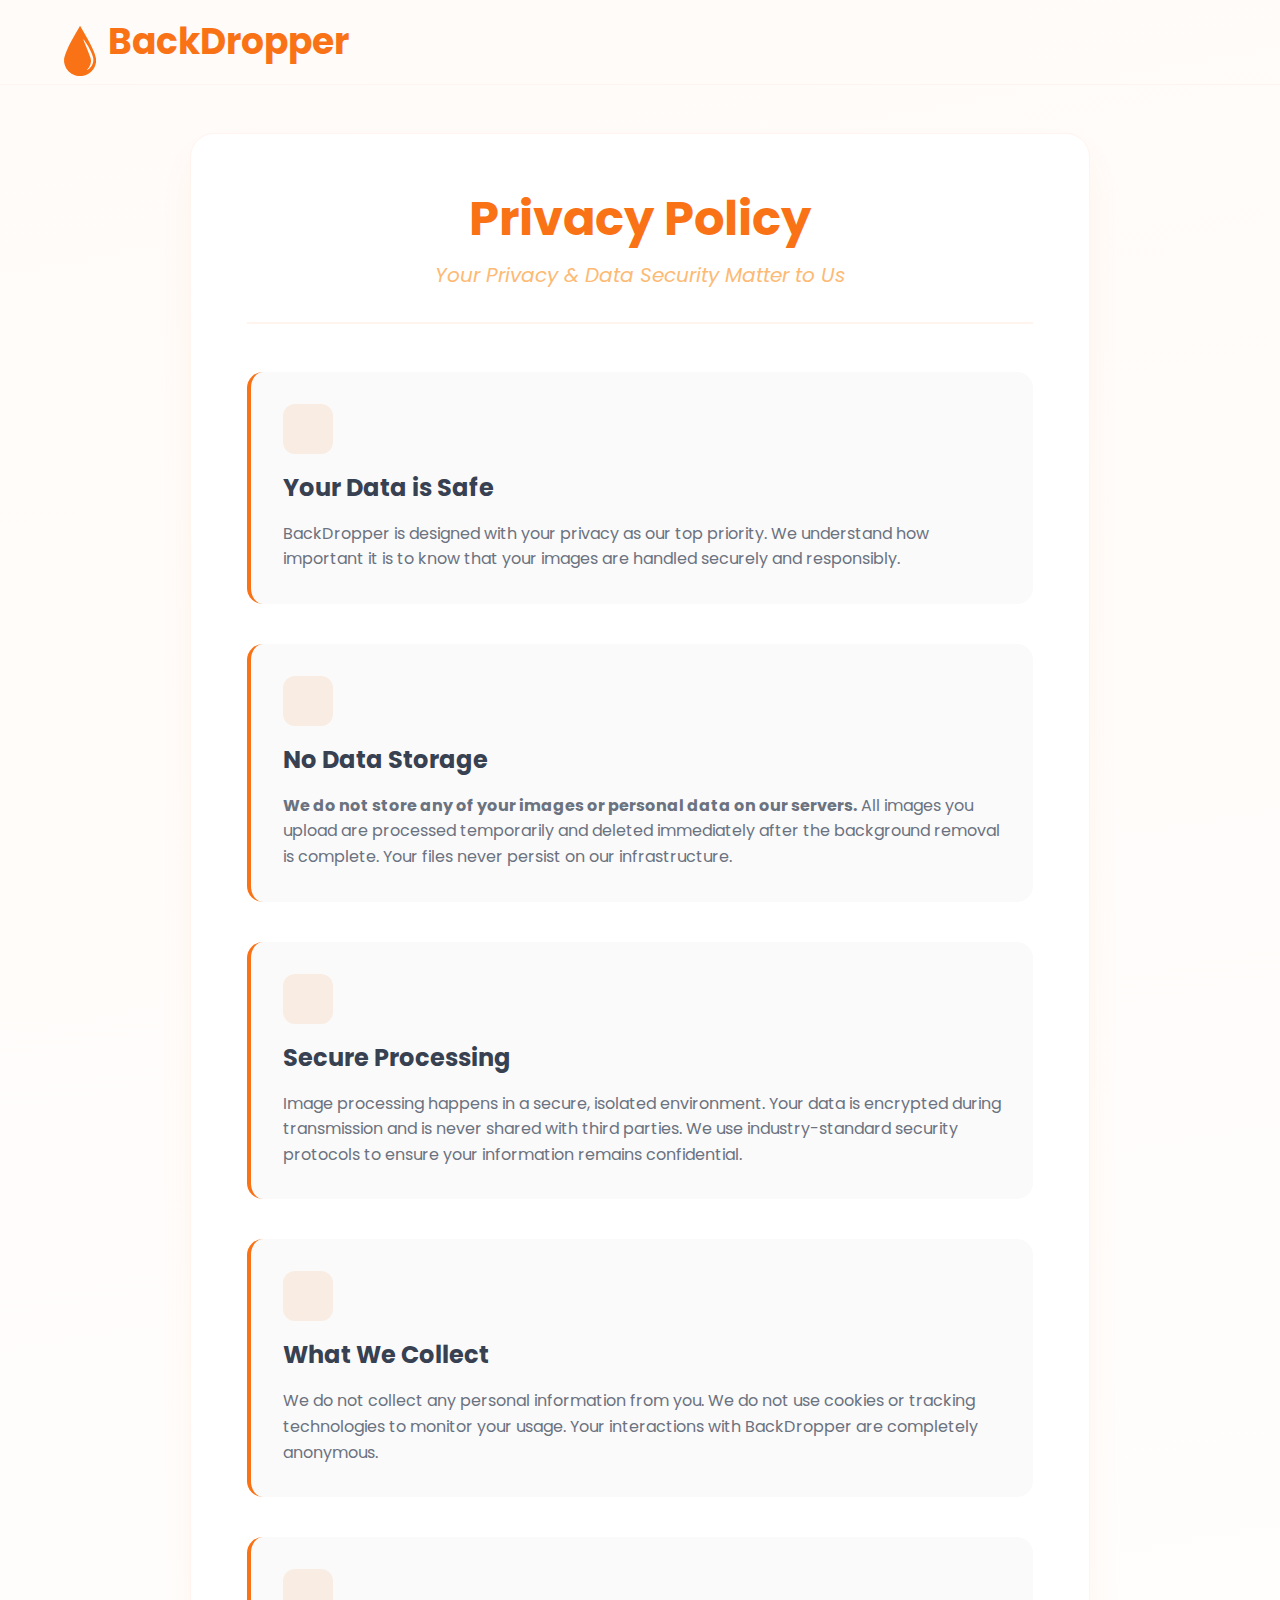
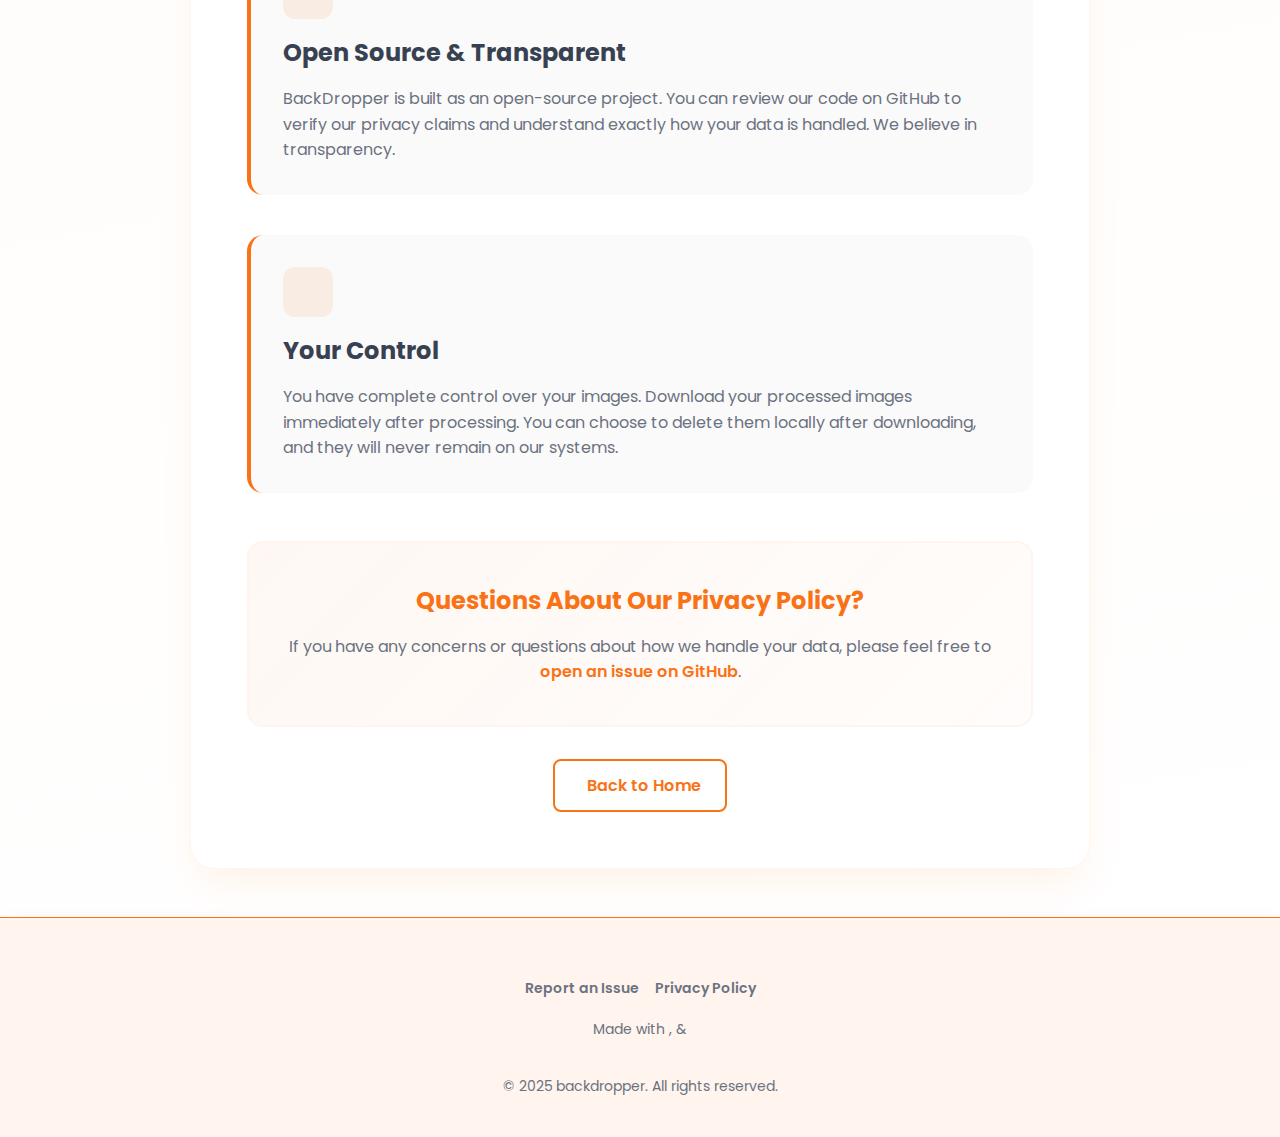
<file: Privacy.html>
<!DOCTYPE html>
<html lang="en">

<head>
    <meta charset="UTF-8">
    <meta name="viewport" content="width=device-width, initial-scale=1.0">
    <title>Privacy Policy - BackDropper</title>
    <link rel="preconnect" href="https://fonts.googleapis.com">
    <link rel="preconnect" href="https://fonts.gstatic.com" crossorigin>
    <link href="https://fonts.googleapis.com/css2?family=Poppins:ital,wght@0,400;0,600;0,700;1,400&display=swap"
        rel="stylesheet">
    <link rel="stylesheet" href="https://cdnjs.cloudflare.com/ajax/libs/font-awesome/6.5.2/css/all.min.css"
        integrity="sha512-SnH5WK+bZxgPHs44uWIX+LLJAJ9/2PkPKZ5QiAj6Ta86w+fsb2TkcmfRyVX3pBnMFcV7oQPJkl9QevSCWr3W6A=="
        crossorigin="anonymous" referrerpolicy="no-referrer" />
    <link rel="stylesheet" href="style.css">
    <link rel="stylesheet" href="Privacy.css">
    <link rel="icon" href="favicon.svg" type="image/svg+xml">
</head>

<body>

    <header>
        <div class="logo">
            <div class="logo-icon"><img src="favicon.svg" alt="logo"></div>
            <span class="logo-text">BackDropper</span>
        </div>
    </header>

    <main class="privacy-main">
        <div class="privacy-container">
            <div class="privacy-header">
                <h1>Privacy Policy</h1>
                <p class="privacy-subtitle">Your Privacy & Data Security Matter to Us</p>
            </div>

            <div class="privacy-content">
                <section class="privacy-section">
                    <div class="section-icon">
                        <i class="fa-solid fa-shield-halved"></i>
                    </div>
                    <h2>Your Data is Safe</h2>
                    <p>
                        BackDropper is designed with your privacy as our top priority. We understand how important it is 
                        to know that your images are handled securely and responsibly.
                    </p>
                </section>

                <section class="privacy-section">
                    <div class="section-icon">
                        <i class="fa-solid fa-ban"></i>
                    </div>
                    <h2>No Data Storage</h2>
                    <p>
                        <strong>We do not store any of your images or personal data on our servers.</strong> All images you 
                        upload are processed temporarily and deleted immediately after the background removal is complete. 
                        Your files never persist on our infrastructure.
                    </p>
                </section>

                <section class="privacy-section">
                    <div class="section-icon">
                        <i class="fa-solid fa-lock"></i>
                    </div>
                    <h2>Secure Processing</h2>
                    <p>
                        Image processing happens in a secure, isolated environment. Your data is encrypted during transmission 
                        and is never shared with third parties. We use industry-standard security protocols to ensure your 
                        information remains confidential.
                    </p>
                </section>

                <section class="privacy-section">
                    <div class="section-icon">
                        <i class="fa-solid fa-info"></i>
                    </div>
                    <h2>What We Collect</h2>
                    <p>
                        We do not collect any personal information from you. We do not use cookies or tracking technologies 
                        to monitor your usage. Your interactions with BackDropper are completely anonymous.
                    </p>
                </section>

                <section class="privacy-section">
                    <div class="section-icon">
                        <i class="fa-solid fa-code"></i>
                    </div>
                    <h2>Open Source & Transparent</h2>
                    <p>
                        BackDropper is built as an open-source project. You can review our code on GitHub to verify our 
                        privacy claims and understand exactly how your data is handled. We believe in transparency.
                    </p>
                </section>

                <section class="privacy-section">
                    <div class="section-icon">
                        <i class="fa-solid fa-handshake"></i>
                    </div>
                    <h2>Your Control</h2>
                    <p>
                        You have complete control over your images. Download your processed images immediately after processing. 
                        You can choose to delete them locally after downloading, and they will never remain on our systems.
                    </p>
                </section>
            </div>

            <div class="privacy-footer-section">
                <h3>Questions About Our Privacy Policy?</h3>
                <p>
                    If you have any concerns or questions about how we handle your data, please feel free to 
                    <a href="https://github.com/s7d4007/backdropper/issues" target="_blank">open an issue on GitHub</a>.
                </p>
            </div>

            <div class="back-to-home">
                <a href="index.html" class="back-button">
                    <i class="fa-solid fa-arrow-left"></i> Back to Home
                </a>
            </div>
        </div>
    </main>

    <footer>
        <div class="social-links">
            <a href="https://github.com/s7d4007" target="_blank" aria-label="GitHub Profile">
                <i class="fa-brands fa-github"></i>
            </a>
            <a href="https://www.linkedin.com/in/souvik-dutta-244304307/" target="_blank" aria-label="LinkedIn Profile">
                <i class="fa-brands fa-linkedin"></i>
            </a>
            <a href="https://s7d4007.github.io/Portfolio/" target="_blank" aria-label="Personal Website">
                <i class="fa-solid fa-globe"></i>
            </a>
        </div>

        <div class="footer-links">
            <a href="https://github.com/s7d4007/backdropper/issues" target="_blank">Report an Issue</a>
            <a href="Privacy.html">Privacy Policy</a>
        </div>

        <div class="footer-made-with">
            Made with <i class="fa-brands fa-python" title="Python"></i>, <i class="fa-brands fa-js" title="JavaScript"></i> & <i class="fa-solid fa-heart" title="Love"></i>
        </div>

        <p class="copyright">&copy; 2025 backdropper. All rights reserved.</p>
    </footer>

</body>

</html>
</file>
<file: style.css>
/* --- Global Styles & Variables --- */
:root {
    --main-orange: #F97316;
    --logo-text-color: #FECBAB;
    --subtitle-color: #FDBA74;
    --white: #FFFFFF;
    --page-bg: #FFFBF8;
    --border-highlight: #FFF4EE;
    --light-gray: #E5E7EB;
    --text-gray: #6B7280;
    --text-dark: #374151;
}

* {
    margin: 0;
    padding: 0;
    box-sizing: border-box;
}

body {
    font-family: 'Poppins', -apple-system, BlinkMacSystemFont, "Segoe UI", Roboto, Helvetica, Arial, sans-serif;
    background-color: var(--page-bg);
    background-image: linear-gradient(170deg, var(--page-bg) 0%, var(--white) 100%);
    color: var(--text-dark);
    min-height: 100vh;
    display: flex;
    flex-direction: column;
    overflow-x: hidden;
}

/* --- Header & Logo --- */
header {
    padding: 1.5rem 4rem;
    border-bottom: 1px solid var(--border-highlight);
    width: 100%;
}

.logo {
    display: flex;
    align-items: center;
    gap: 0.75rem;
}

.logo-icon {
    width: 32px;
    height: 32px;
}

.logo-text {
    font-size: 2.25rem;
    font-weight: 700;
    color: var(--main-orange);
    line-height: 1;
}

/* --- Main Content Layout --- */
main {
    flex-grow: 1;
    display: flex;
    align-items: center;
    justify-content: center;
    padding: 4rem 2rem;
}

/* --- App Card --- */
.app-card {
    width: 100%;
    max-width: 960px;
    background-color: var(--white);
    border-radius: 1.5rem;
    box-shadow: 0 20px 40px -10px rgba(249, 115, 22, 0.1);
    padding: 3rem;
    display: flex;
    align-items: center;
    gap: 3rem;
    border: 1px solid var(--border-highlight);
}

.text-container,
.main-content-container {
    flex: 1;
}

/* --- Left-Side Text --- */
.text-container {
    padding-right: 2rem;
}

.text-container h1 {
    font-size: 3rem;
    font-weight: 700;
    color: var(--main-orange);
    line-height: 1.2;
}

.text-container p {
    font-size: 1.5rem;
    font-weight: 400;
    color: var(--subtitle-color);
    font-style: italic;
    margin-top: 0.5rem;
}

/* --- Right-Side Uploader --- */
.main-content-container {
    width: 100%;
    max-width: 400px;
}

/* --- Drop Zone --- */
.drop-zone {
    width: 100%;
    max-width: 400px;
    aspect-ratio: 1 / 1;
    border: 2px dashed var(--light-gray);
    border-radius: 1rem;
    display: flex;
    flex-direction: column;
    align-items: center;
    justify-content: center;
    text-align: center;
    cursor: pointer;
    background-color: #fafafa;
    transition: all 0.3s ease;
}

.drop-zone:hover {
    background-color: var(--border-highlight);
    border-color: var(--main-orange);
}

.drop-zone.drag-over {
    background-color: var(--border-highlight);
    border-color: var(--main-orange);
    border-style: solid;
    transform: scale(1.02);
}

.drop-icon {
    font-size: 4rem;
    color: var(--main-orange);
    margin-bottom: 1rem;
    pointer-events: none;
}

.drop-text {
    font-size: 1.75rem;
    font-weight: 600;
    color: var(--text-dark);
    margin-bottom: 0.5rem;
    pointer-events: none;
}

.upload-button {
    background-color: var(--main-orange);
    color: var(--white);
    padding: 0.5rem 1.25rem;
    border-radius: 999px;
    font-size: 0.875rem;
    font-weight: 600;
    display: inline-block;
    pointer-events: none;
    transition: transform 0.2s ease;
}

.drop-zone:hover .upload-button {
    transform: scale(1.05);
}

/* --- Error Message Styles --- */
.error-message {
    display: none;
    font-size: 0.875rem;
    font-weight: 600;
    color: #EF4444;
    background-color: #FEF2F2;
    border-radius: 0.5rem;
    padding: 0.75rem;
    margin-top: 1rem;
    width: 100%;
    max-width: 300px;
    line-height: 1.4;
}

.drop-zone.has-error .error-message {
    display: block;
}

.drop-zone.has-error {
    border-color: #EF4444;
    border-style: solid;
}

/* --- Loader (State 1.5) --- */
.loader-container {
    width: 100%;
    max-width: 400px;
    aspect-ratio: 1 / 1;
    border: 2px dashed var(--light-gray);
    border-radius: 1rem;
    display: flex;
    flex-direction: column;
    align-items: center;
    justify-content: center;
    text-align: center;
    background-color: #fafafa;
    overflow: hidden;
}

.loader-content {
    position: relative;
    display: flex;
    align-items: center;
    justify-content: center;
}

.loader-icon {
    font-size: 8rem;
    color: var(--main-orange);
    mix-blend-mode: darken; 
    position: relative;
    z-index: 2;
}

.checkerboard-bg {
    width: 100%;
    height: 100%;
    position: absolute;
    top: 0;
    left: 0;
    z-index: 1;
    background-image: 
        linear-gradient(45deg, #e0e0e0 25%, transparent 25%), 
        linear-gradient(-45deg, #e0e0e0 25%, transparent 25%),
        linear-gradient(45deg, transparent 75%, #e0e0e0 75%),
        linear-gradient(-45deg, transparent 75%, #e0e0e0 75%);
    background-size: 40px 40px;
    background-position: 0 0;
    animation: slideCheckerboard 2s linear infinite;
}

@keyframes slideCheckerboard {
    from { background-position: 0 0; }
    to { background-position: -80px 0; }
}

.loader-text {
    margin-top: 1.5rem;
    font-size: 1.25rem;
    font-weight: 600;
    color: var(--text-dark);
}

/* --- Result Display (State 2) --- */
.result-container {
    width: 100%;
    display: flex;
    flex-direction: column;
    align-items: center;
    gap: 1.5rem;
}

.image-preview-container {
    width: 100%;
    max-width: 400px;
    aspect-ratio: 1 / 1;
    border: 2px solid var(--border-highlight);
    border-radius: 1rem;
    overflow: hidden;
    display: flex;
    align-items: center;
    justify-content: center;
    background-color: #fff;
    box-shadow: inset 0 2px 4px rgba(0, 0, 0, 0.05);
}

#preview-image {
    width: 100%;
    height: 100%;
    object-fit: contain;
}

.button-container {
    display: flex;
    flex-direction: column;
    width: 100%;
    gap: 0.75rem;
}

.download-button,
.start-over-button {
    text-decoration: none;
    font-family: 'Poppins', sans-serif;
    font-weight: 600;
    font-size: 1rem;
    padding: 0.75rem 1.5rem;
    border-radius: 0.5rem;
    cursor: pointer;
    transition: all 0.2s ease;
    display: flex;
    align-items: center;
    justify-content: center;
    gap: 0.5rem;
}

.download-button {
    background-color: var(--main-orange);
    color: var(--white);
    border: 2px solid var(--main-orange);
}

.download-button:hover {
    transform: translateY(-2px);
    box-shadow: 0 4px 10px rgba(249, 115, 22, 0.3);
}

.start-over-button {
    background-color: transparent;
    color: var(--text-gray);
    border: 2px solid var(--light-gray);
}

.start-over-button:hover {
    background-color: var(--border-highlight);
    border-color: var(--subtitle-color);
    color: var(--text-dark);
}

/* --- Footer Styles --- */
footer {
    width: 100%;
    padding: 2.5rem 1rem;
    margin-top: auto;
    text-align: center;
    background-color: var(--border-highlight);
    border-top: 1px solid var(--main-orange);
    box-shadow: 0 -5px 15px -5px rgba(0, 0, 0, 0.03);
    display: flex;
    flex-direction: column;
    align-items: center;
    gap: 1.25rem;
}

.social-links {
    display: flex;
    justify-content: center;
    gap: 1.75rem;
    margin-bottom: 0;
}

.social-links a {
    font-size: 1.75rem;
    color: var(--text-gray);
    transition: color 0.3s ease, transform 0.3s ease;
}

.social-links a:hover {
    color: var(--main-orange);
    transform: scale(1.1);
}

.footer-links {
    display: flex;
    gap: 1rem;
}

.footer-links a {
    font-size: 0.875rem;
    font-weight: 600;
    color: var(--text-gray);
    text-decoration: none;
    transition: color 0.3s ease;
}

.footer-links a:hover {
    color: var(--main-orange);
    text-decoration: underline;
}

.footer-made-with {
    font-size: 0.875rem;
    color: var(--text-gray);
}

.footer-made-with .fa-heart { color: #EF4444; }
.footer-made-with .fa-python { color: #3B82F6; }
.footer-made-with .fa-js { color: #FBBF24; }

p.copyright {
    font-size: 0.875rem;
    color: var(--text-gray);
    margin-top: 1rem;
}


/* --- Media Query for Mobile --- */
@media (max-width: 900px) {
    .app-card {
        flex-direction: column;
        padding: 2rem;
        gap: 2rem;
        margin: 0 1rem;
    }

    .text-container {
        padding-right: 0;
        text-align: center;
    }

    .text-container h1 {
        font-size: 2.25rem;
    }

    .text-container p {
        font-size: 1.125rem;
    }

    header {
        padding: 1rem 1.5rem;
    }
}
</file>
<file: Privacy.css>
/* --- Privacy Page Specific Styles --- */

.privacy-main {
    flex-grow: 1;
    display: flex;
    align-items: flex-start;
    justify-content: center;
    padding: 3rem 2rem;
}

.privacy-container {
    width: 100%;
    max-width: 900px;
    background-color: var(--white);
    border-radius: 1.5rem;
    box-shadow: 0 20px 40px -10px rgba(249, 115, 22, 0.1);
    padding: 3.5rem;
    border: 1px solid var(--border-highlight);
}

/* --- Privacy Header --- */
.privacy-header {
    text-align: center;
    margin-bottom: 3rem;
    padding-bottom: 2rem;
    border-bottom: 2px solid var(--border-highlight);
}

.privacy-header h1 {
    font-size: 3rem;
    font-weight: 700;
    color: var(--main-orange);
    margin-bottom: 0.75rem;
    line-height: 1.2;
}

.privacy-subtitle {
    font-size: 1.25rem;
    font-weight: 400;
    color: var(--subtitle-color);
    font-style: italic;
}

/* --- Privacy Content --- */
.privacy-content {
    display: grid;
    grid-template-columns: 1fr;
    gap: 2.5rem;
    margin-bottom: 3rem;
}

.privacy-section {
    display: flex;
    flex-direction: column;
    align-items: flex-start;
    padding: 2rem;
    background-color: #fafafa;
    border-radius: 1rem;
    border-left: 4px solid var(--main-orange);
    transition: all 0.3s ease;
}

.privacy-section:hover {
    background-color: var(--border-highlight);
    box-shadow: 0 4px 12px rgba(249, 115, 22, 0.1);
    transform: translateY(-2px);
}

.section-icon {
    font-size: 2rem;
    color: var(--main-orange);
    margin-bottom: 1rem;
    display: flex;
    align-items: center;
    justify-content: center;
    width: 50px;
    height: 50px;
    background-color: rgba(249, 115, 22, 0.1);
    border-radius: 0.75rem;
}

.privacy-section h2 {
    font-size: 1.5rem;
    font-weight: 700;
    color: var(--text-dark);
    margin-bottom: 1rem;
}

.privacy-section p {
    font-size: 1rem;
    font-weight: 400;
    color: var(--text-gray);
    line-height: 1.6;
    margin: 0;
}

/* --- Privacy Footer Section --- */
.privacy-footer-section {
    background: linear-gradient(135deg, rgba(249, 115, 22, 0.05) 0%, rgba(249, 115, 22, 0.02) 100%);
    padding: 2.5rem;
    border-radius: 1rem;
    text-align: center;
    border: 2px solid var(--border-highlight);
    margin-bottom: 2rem;
}

.privacy-footer-section h3 {
    font-size: 1.5rem;
    font-weight: 700;
    color: var(--main-orange);
    margin-bottom: 1rem;
}

.privacy-footer-section p {
    font-size: 1rem;
    color: var(--text-gray);
    line-height: 1.6;
    margin: 0;
}

.privacy-footer-section a {
    color: var(--main-orange);
    font-weight: 600;
    text-decoration: none;
    transition: all 0.2s ease;
    border-bottom: 2px solid transparent;
}

.privacy-footer-section a:hover {
    border-bottom-color: var(--main-orange);
    text-decoration: underline;
}

/* --- Back to Home Button --- */
.back-to-home {
    display: flex;
    justify-content: center;
    margin-top: 2rem;
}

.back-button {
    display: inline-flex;
    align-items: center;
    gap: 0.5rem;
    padding: 0.75rem 1.5rem;
    background-color: transparent;
    color: var(--main-orange);
    border: 2px solid var(--main-orange);
    border-radius: 0.5rem;
    font-weight: 600;
    font-size: 1rem;
    text-decoration: none;
    cursor: pointer;
    transition: all 0.2s ease;
    font-family: 'Poppins', sans-serif;
}

.back-button:hover {
    background-color: var(--main-orange);
    color: var(--white);
    transform: translateX(-4px);
}

/* --- Responsive Design for Privacy Page --- */
@media (max-width: 900px) {
    .privacy-main {
        padding: 2rem 1rem;
    }

    .privacy-container {
        padding: 2rem;
    }

    .privacy-header h1 {
        font-size: 2.25rem;
    }

    .privacy-subtitle {
        font-size: 1rem;
    }

    .privacy-content {
        gap: 1.75rem;
    }

    .privacy-section {
        padding: 1.5rem;
    }

    .privacy-section h2 {
        font-size: 1.25rem;
    }

    .privacy-section p {
        font-size: 0.95rem;
    }

    .privacy-footer-section {
        padding: 1.5rem;
    }

    .privacy-footer-section h3 {
        font-size: 1.25rem;
    }
}

@media (max-width: 600px) {
    .privacy-container {
        padding: 1.5rem;
        border-radius: 1rem;
    }

    .privacy-header {
        margin-bottom: 2rem;
        padding-bottom: 1.5rem;
    }

    .privacy-header h1 {
        font-size: 1.75rem;
    }

    .privacy-subtitle {
        font-size: 0.9rem;
    }

    .privacy-content {
        gap: 1.25rem;
    }

    .privacy-section {
        padding: 1.25rem;
        border-left-width: 3px;
    }

    .privacy-section h2 {
        font-size: 1.1rem;
    }

    .privacy-section p {
        font-size: 0.9rem;
    }

    .section-icon {
        font-size: 1.5rem;
        width: 40px;
        height: 40px;
        margin-bottom: 0.75rem;
    }

    .back-button {
        font-size: 0.9rem;
        padding: 0.6rem 1.2rem;
    }
}
</file>
